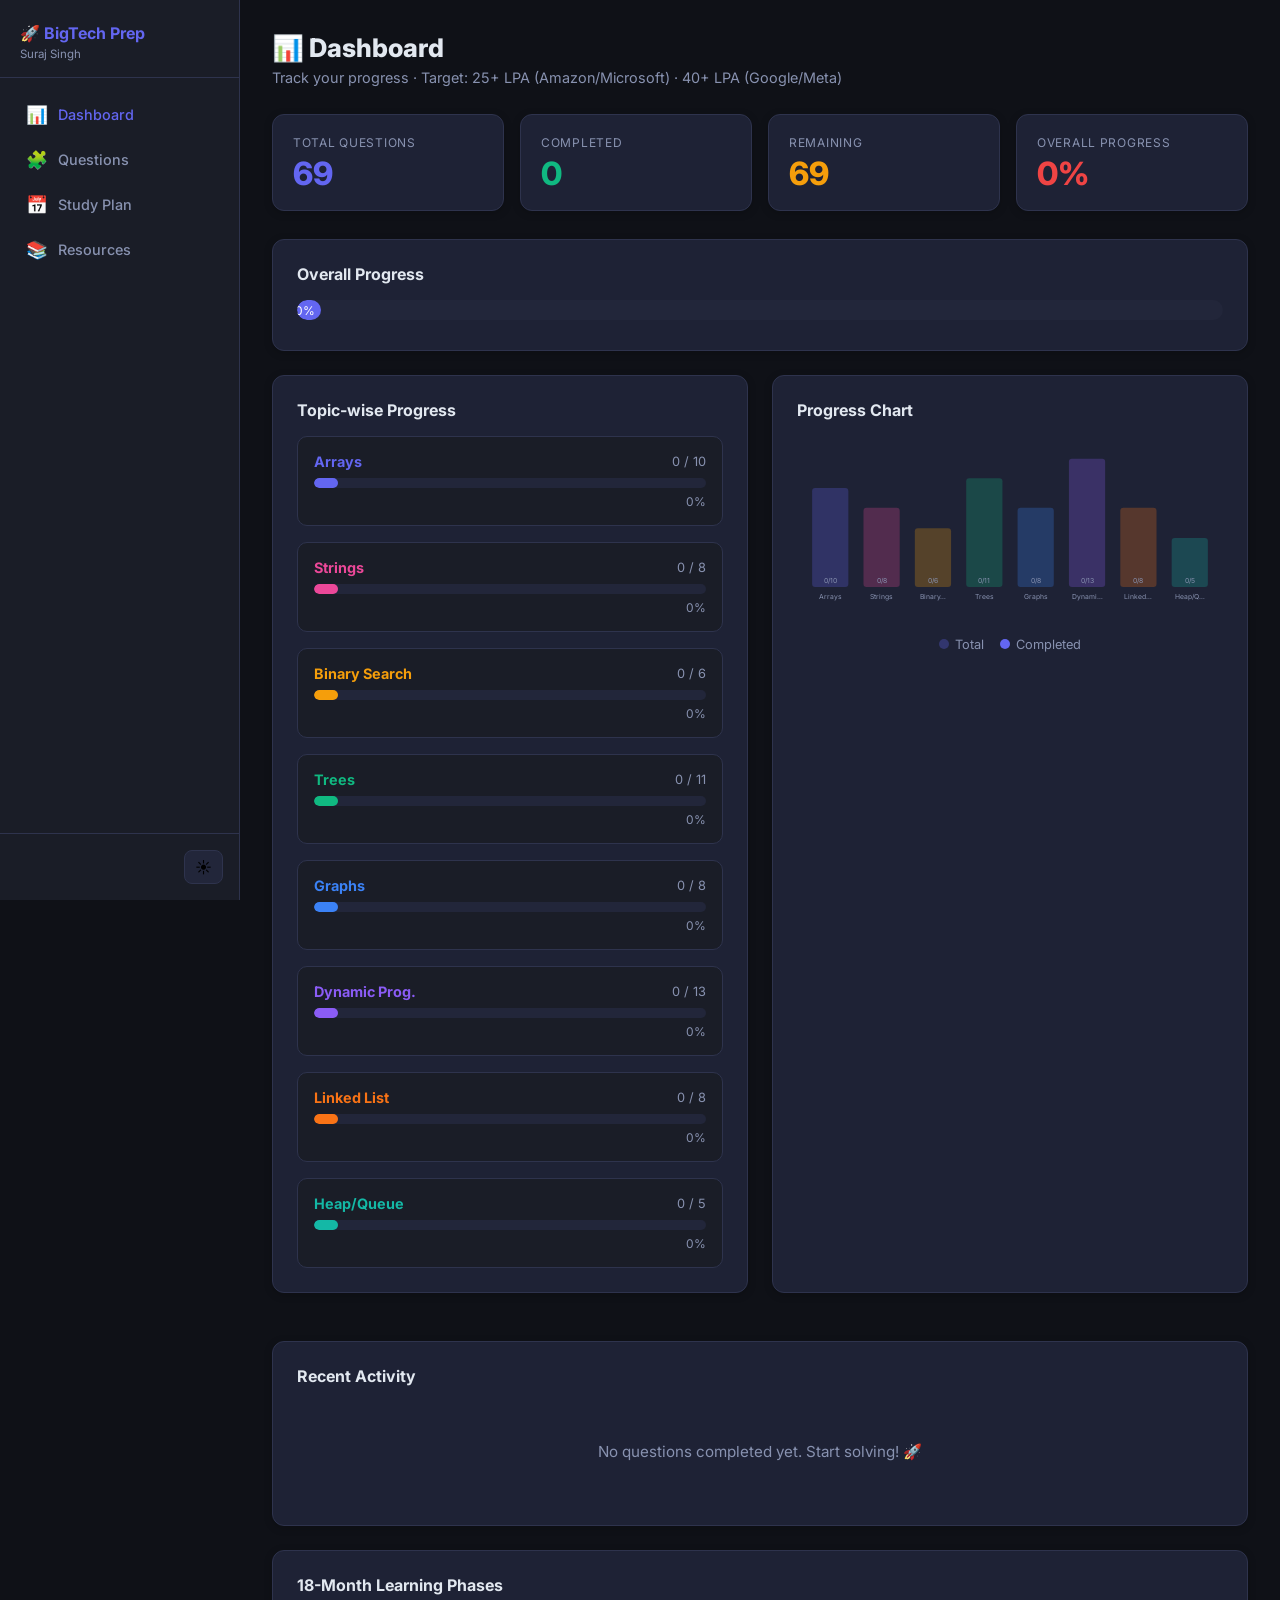
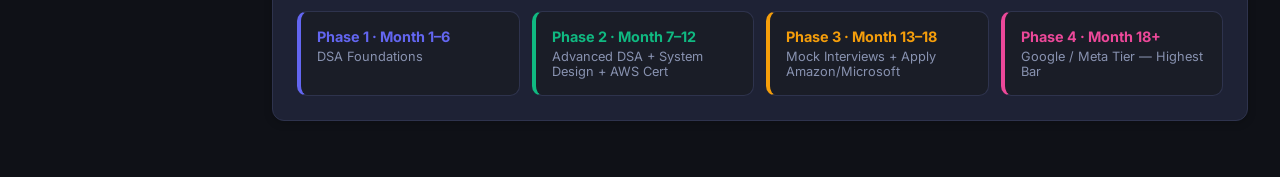
<file: index.html>
<!DOCTYPE html>
<html lang="en" data-theme="dark">
<head>
  <meta charset="UTF-8"/>
  <meta name="viewport" content="width=device-width, initial-scale=1.0"/>
  <title>BigTech Prep — Dashboard</title>
  <link rel="stylesheet" href="css/style.css"/>
  <link rel="preconnect" href="https://fonts.googleapis.com"/>
  <link href="https://fonts.googleapis.com/css2?family=Inter:wght@400;500;600;700;800&display=swap" rel="stylesheet"/>
</head>
<body data-page="dashboard">

  <!-- Sidebar -->
  <nav id="sidebar">
    <div class="sidebar-brand">
      <div class="brand-title">🚀 BigTech Prep</div>
      <div class="brand-sub">Suraj Singh </div>
    </div>
    <div class="sidebar-nav">
      <a href="index.html"      class="nav-link active"><span class="nav-icon">📊</span> Dashboard</a>
      <a href="questions.html"  class="nav-link"><span class="nav-icon">🧩</span> Questions</a>
      <a href="study-plan.html" class="nav-link"><span class="nav-icon">📅</span> Study Plan</a>
      <a href="resources.html"  class="nav-link"><span class="nav-icon">📚</span> Resources</a>
    </div>
    <div class="sidebar-footer">
      <button id="theme-toggle" title="Toggle theme">☀️</button>
    </div>
  </nav>

  <!-- Main -->
  <main id="main">
    <!-- Mobile topbar -->
    <div class="topbar">
      <button id="hamburger" aria-label="Open menu">☰</button>
      <span class="topbar-title">🚀 BigTech Prep</span>
      <button id="theme-toggle" title="Toggle theme" style="background:none;border:none;font-size:1.2rem;cursor:pointer">☀️</button>
    </div>

    <div class="page">
      <h1 class="page-title">📊 Dashboard</h1>
      <p class="page-subtitle">Track your progress · Target: 25+ LPA (Amazon/Microsoft) · 40+ LPA (Google/Meta)</p>

      <!-- Stat Cards -->
      <div class="stats-grid">
        <div class="stat-card">
          <div class="stat-label">Total Questions</div>
          <div class="stat-value primary" id="stat-total">—</div>
        </div>
        <div class="stat-card">
          <div class="stat-label">Completed</div>
          <div class="stat-value success" id="stat-completed">—</div>
        </div>
        <div class="stat-card">
          <div class="stat-label">Remaining</div>
          <div class="stat-value warning" id="stat-remaining">—</div>
        </div>
        <div class="stat-card">
          <div class="stat-label">Overall Progress</div>
          <div class="stat-value danger" id="stat-pct">—</div>
        </div>
      </div>

      <!-- Overall Progress Bar -->
      <div class="progress-section">
        <div class="section-title">Overall Progress</div>
        <div class="progress-track" style="height:20px">
          <div class="progress-fill" id="overall-bar" style="width:0%" aria-valuenow="0" role="progressbar">0%</div>
        </div>
      </div>

      <!-- Two-column grid: Topics + Chart -->
      <div class="dashboard-grid" style="margin-bottom:24px">
        <!-- Topic progress -->
        <div class="progress-section">
          <div class="section-title">Topic-wise Progress</div>
          <div class="topic-grid" id="topic-progress"></div>
        </div>

        <!-- Chart -->
        <div class="progress-section">
          <div class="section-title">Progress Chart</div>
          <div id="topic-chart"></div>
        </div>
      </div>

      <!-- Recent Activity -->
      <div class="progress-section">
        <div class="section-title">Recent Activity</div>
        <div id="recent-activity"></div>
      </div>

      <!-- 18-month phases -->
      <div class="progress-section" style="margin-top:8px">
        <div class="section-title">18-Month Learning Phases</div>
        <div style="display:grid;grid-template-columns:repeat(auto-fit,minmax(200px,1fr));gap:12px;margin-top:4px">
          <div class="topic-progress-item" style="border-left:4px solid #6366f1">
            <div class="topic-label" style="color:#6366f1">Phase 1 · Month 1–6</div>
            <div class="topic-count" style="margin-top:4px">DSA Foundations</div>
          </div>
          <div class="topic-progress-item" style="border-left:4px solid #10b981">
            <div class="topic-label" style="color:#10b981">Phase 2 · Month 7–12</div>
            <div class="topic-count" style="margin-top:4px">Advanced DSA + System Design + AWS Cert</div>
          </div>
          <div class="topic-progress-item" style="border-left:4px solid #f59e0b">
            <div class="topic-label" style="color:#f59e0b">Phase 3 · Month 13–18</div>
            <div class="topic-count" style="margin-top:4px">Mock Interviews + Apply Amazon/Microsoft</div>
          </div>
          <div class="topic-progress-item" style="border-left:4px solid #ec4899">
            <div class="topic-label" style="color:#ec4899">Phase 4 · Month 18+</div>
            <div class="topic-count" style="margin-top:4px">Google / Meta Tier — Highest Bar</div>
          </div>
        </div>
      </div>
    </div>
  </main>

  <script src="js/data.js"></script>
  <script src="js/storage.js"></script>
  <script src="js/dashboard.js"></script>
  <script src="js/app.js"></script>
</body>
</html>
</file>
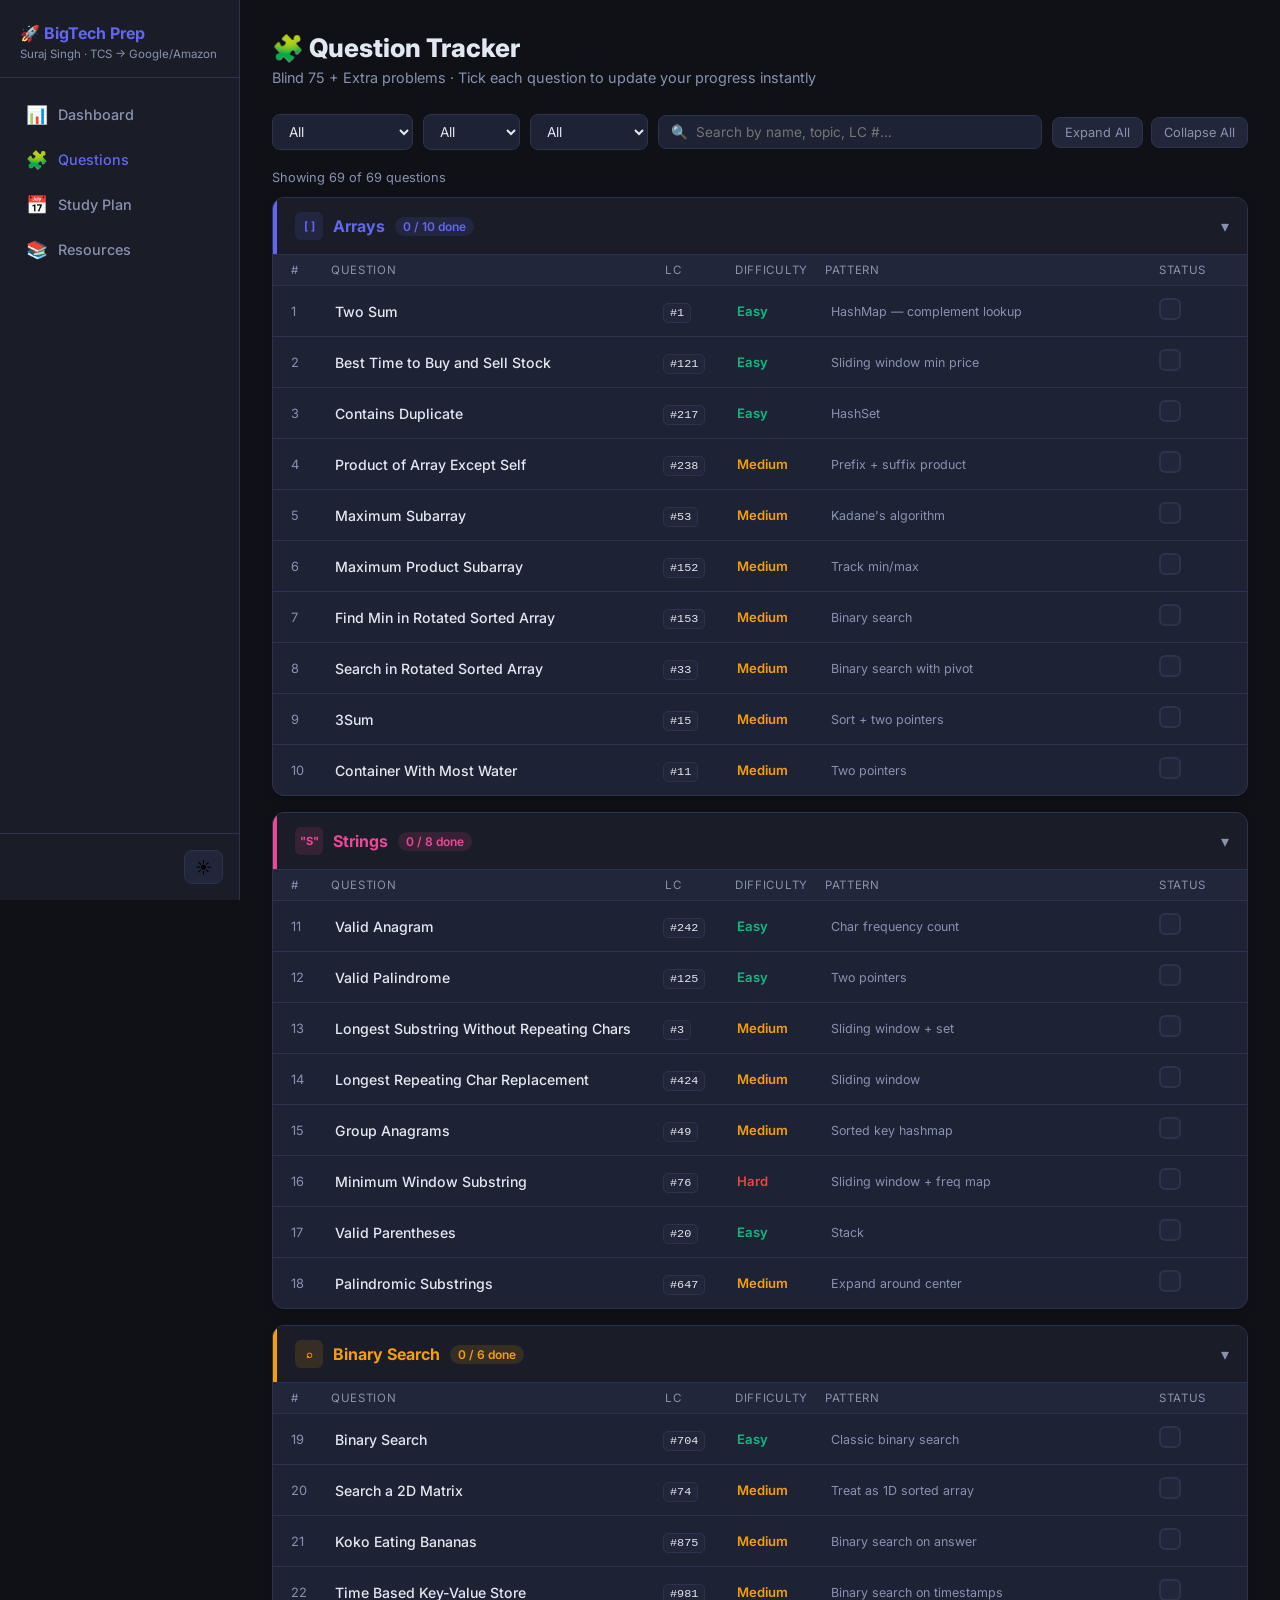
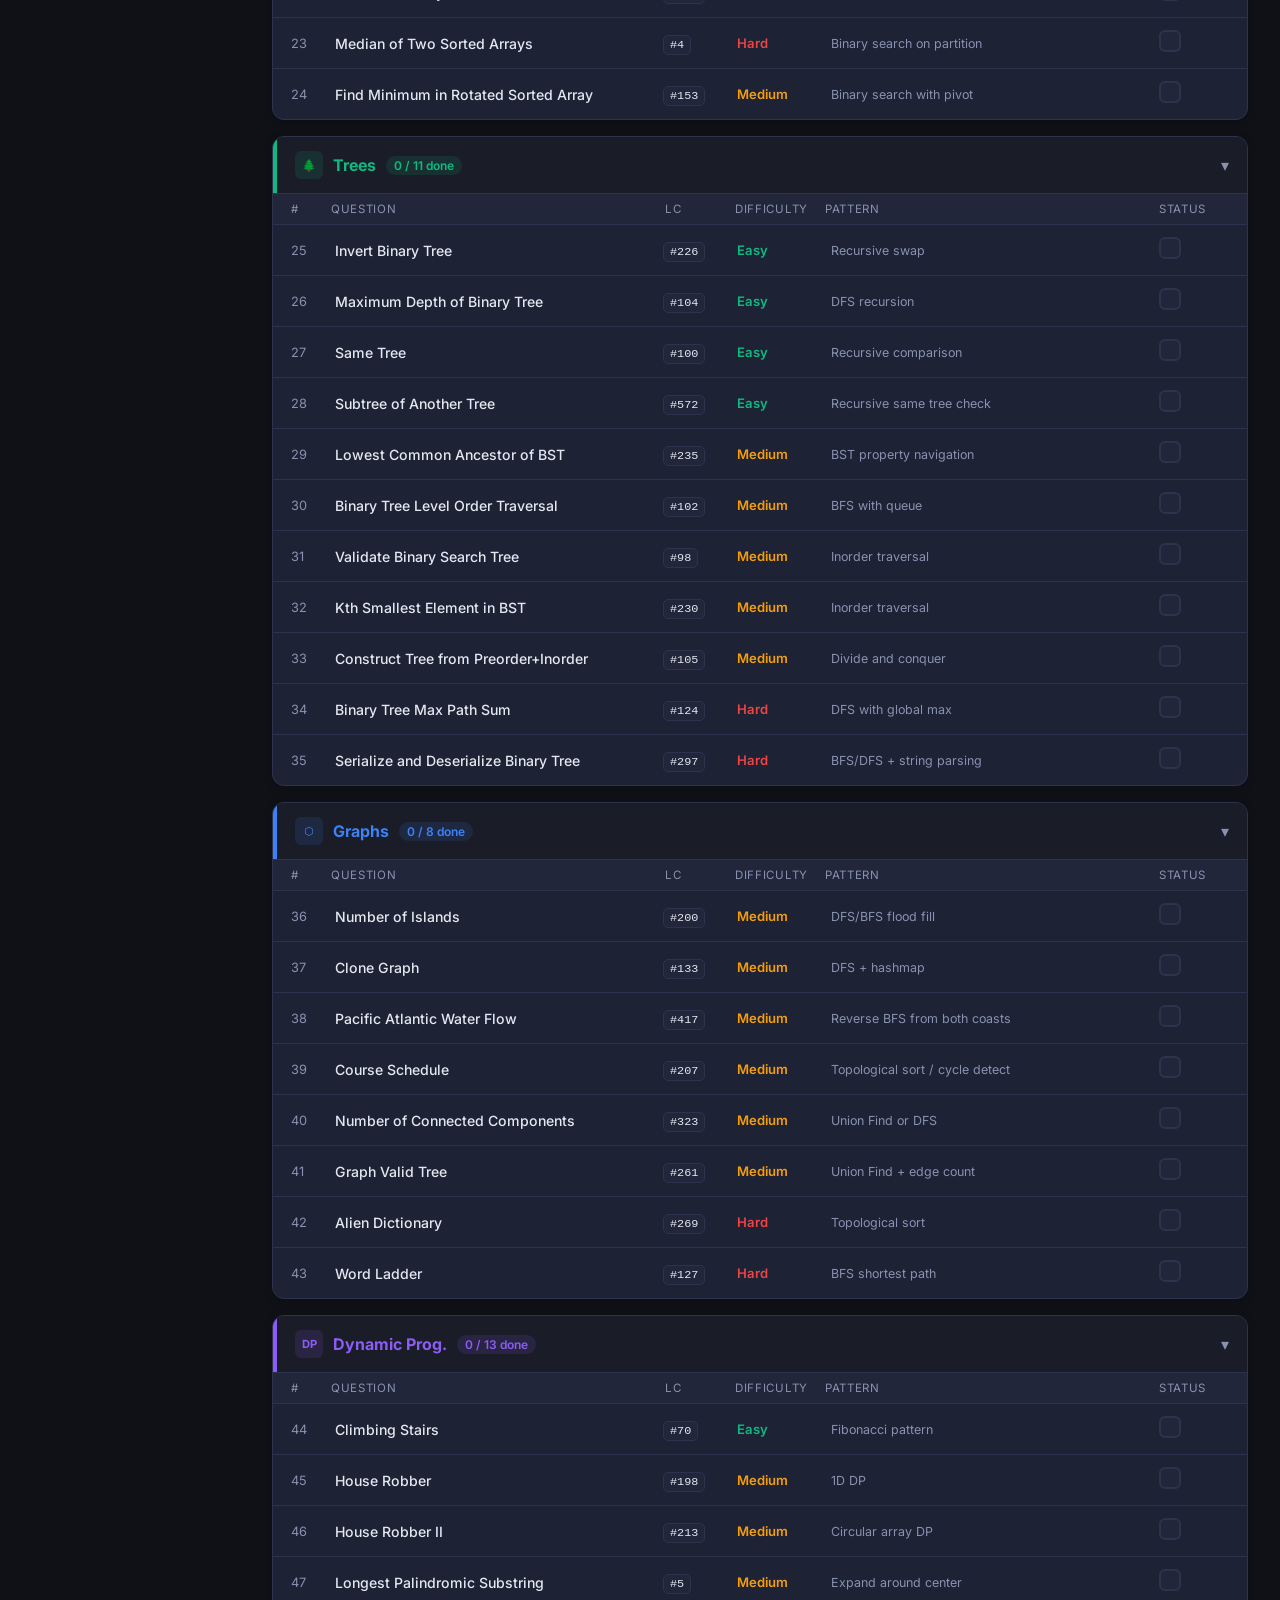
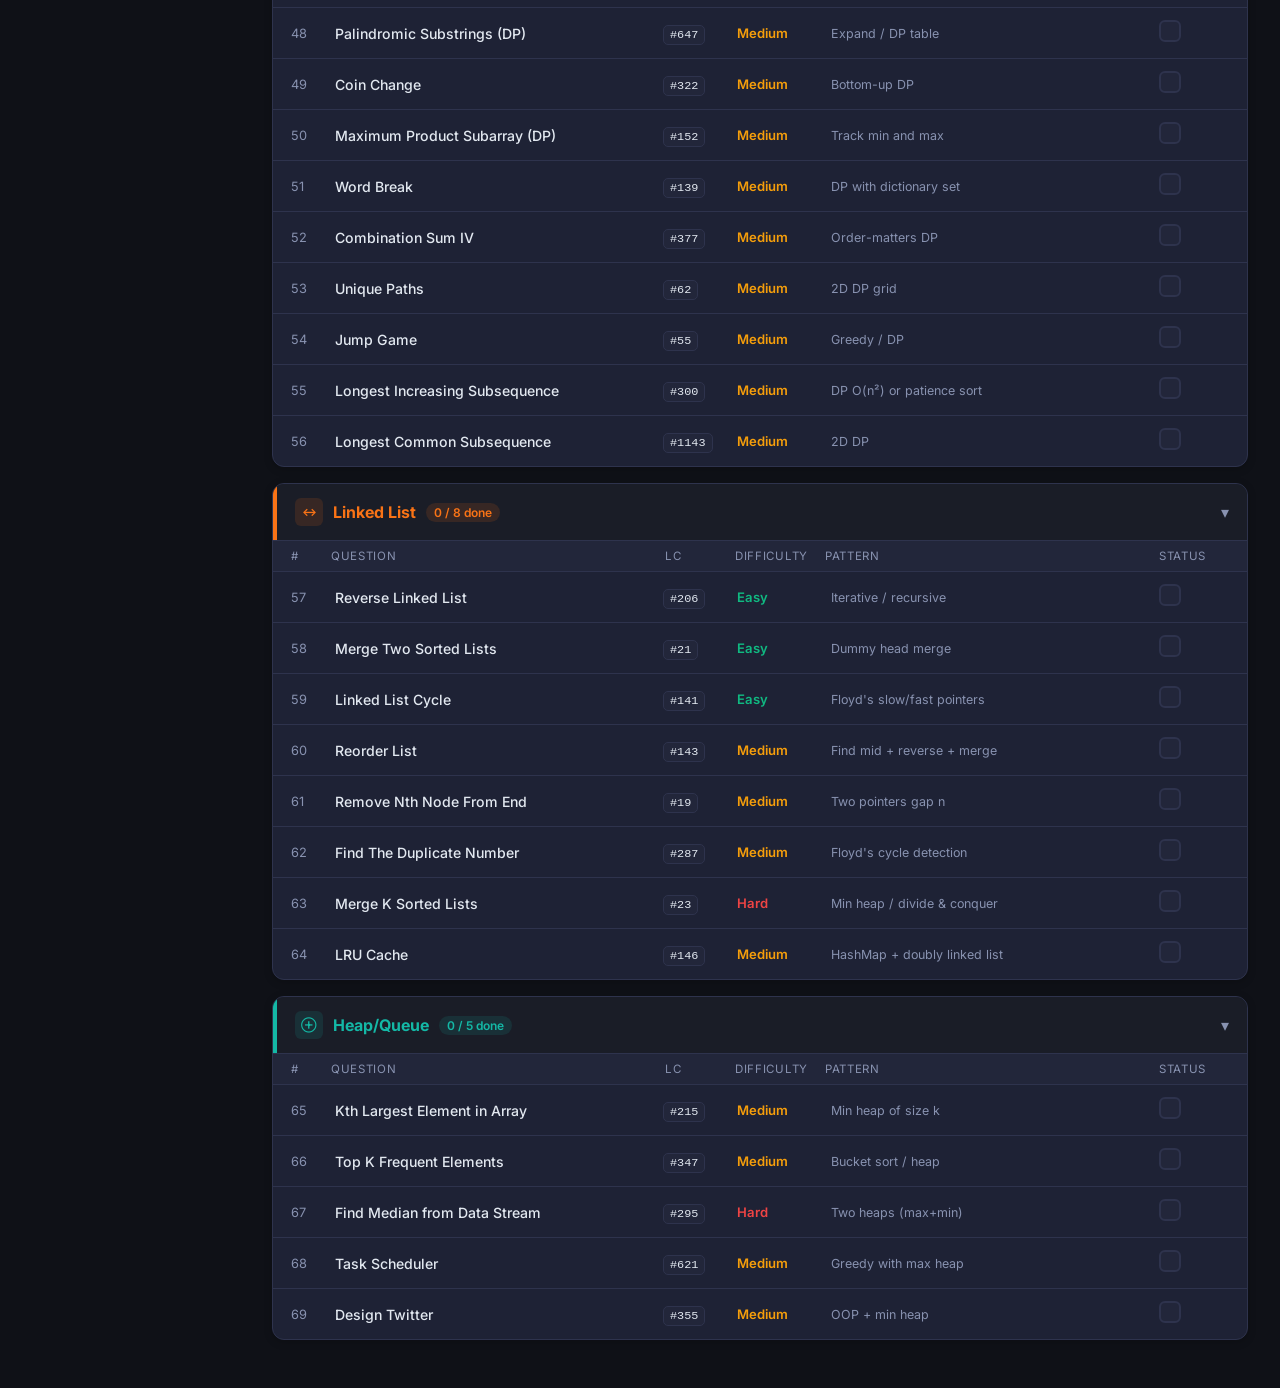
<file: questions.html>
<!DOCTYPE html>
<html lang="en" data-theme="dark">
<head>
  <meta charset="UTF-8"/>
  <meta name="viewport" content="width=device-width, initial-scale=1.0"/>
  <title>BigTech Prep — Questions</title>
  <link rel="stylesheet" href="css/style.css"/>
  <link rel="preconnect" href="https://fonts.googleapis.com"/>
  <link href="https://fonts.googleapis.com/css2?family=Inter:wght@400;500;600;700;800&display=swap" rel="stylesheet"/>
</head>
<body data-page="questions">

  <nav id="sidebar">
    <div class="sidebar-brand">
      <div class="brand-title">🚀 BigTech Prep</div>
      <div class="brand-sub">Suraj Singh · TCS → Google/Amazon</div>
    </div>
    <div class="sidebar-nav">
      <a href="index.html"      class="nav-link"><span class="nav-icon">📊</span> Dashboard</a>
      <a href="questions.html"  class="nav-link active"><span class="nav-icon">🧩</span> Questions</a>
      <a href="study-plan.html" class="nav-link"><span class="nav-icon">📅</span> Study Plan</a>
      <a href="resources.html"  class="nav-link"><span class="nav-icon">📚</span> Resources</a>
    </div>
    <div class="sidebar-footer">
      <button id="theme-toggle" title="Toggle theme">☀️</button>
    </div>
  </nav>

  <main id="main">
    <div class="topbar">
      <button id="hamburger" aria-label="Open menu">☰</button>
      <span class="topbar-title">🧩 Questions</span>
      <button id="theme-toggle" style="background:none;border:none;font-size:1.2rem;cursor:pointer">☀️</button>
    </div>

    <div class="page">
      <h1 class="page-title">🧩 Question Tracker</h1>
      <p class="page-subtitle">Blind 75 + Extra problems · Tick each question to update your progress instantly</p>

      <!-- Filter bar -->
      <div class="filter-bar">
        <select id="filter-topic"      aria-label="Filter by topic"></select>
        <select id="filter-difficulty" aria-label="Filter by difficulty"></select>
        <select id="filter-status"     aria-label="Filter by status"></select>
        <input  id="search-box" type="search" placeholder="🔍  Search by name, topic, LC #…" aria-label="Search questions"/>
        <div class="filter-actions">
          <button class="btn-sm" id="btn-expand-all">Expand All</button>
          <button class="btn-sm" id="btn-collapse-all">Collapse All</button>
        </div>
      </div>

      <div id="question-count" style="margin-bottom:12px;font-size:.8rem;color:var(--text-muted)"></div>

      <!-- Questions (grouped by topic) -->
      <div id="questions-container"></div>
    </div>
  </main>

  <script src="js/data.js"></script>
  <script src="js/storage.js"></script>
  <script src="js/dashboard.js"></script>
  <script src="js/questions.js"></script>
  <script src="js/app.js"></script>
</body>
</html>
</file>
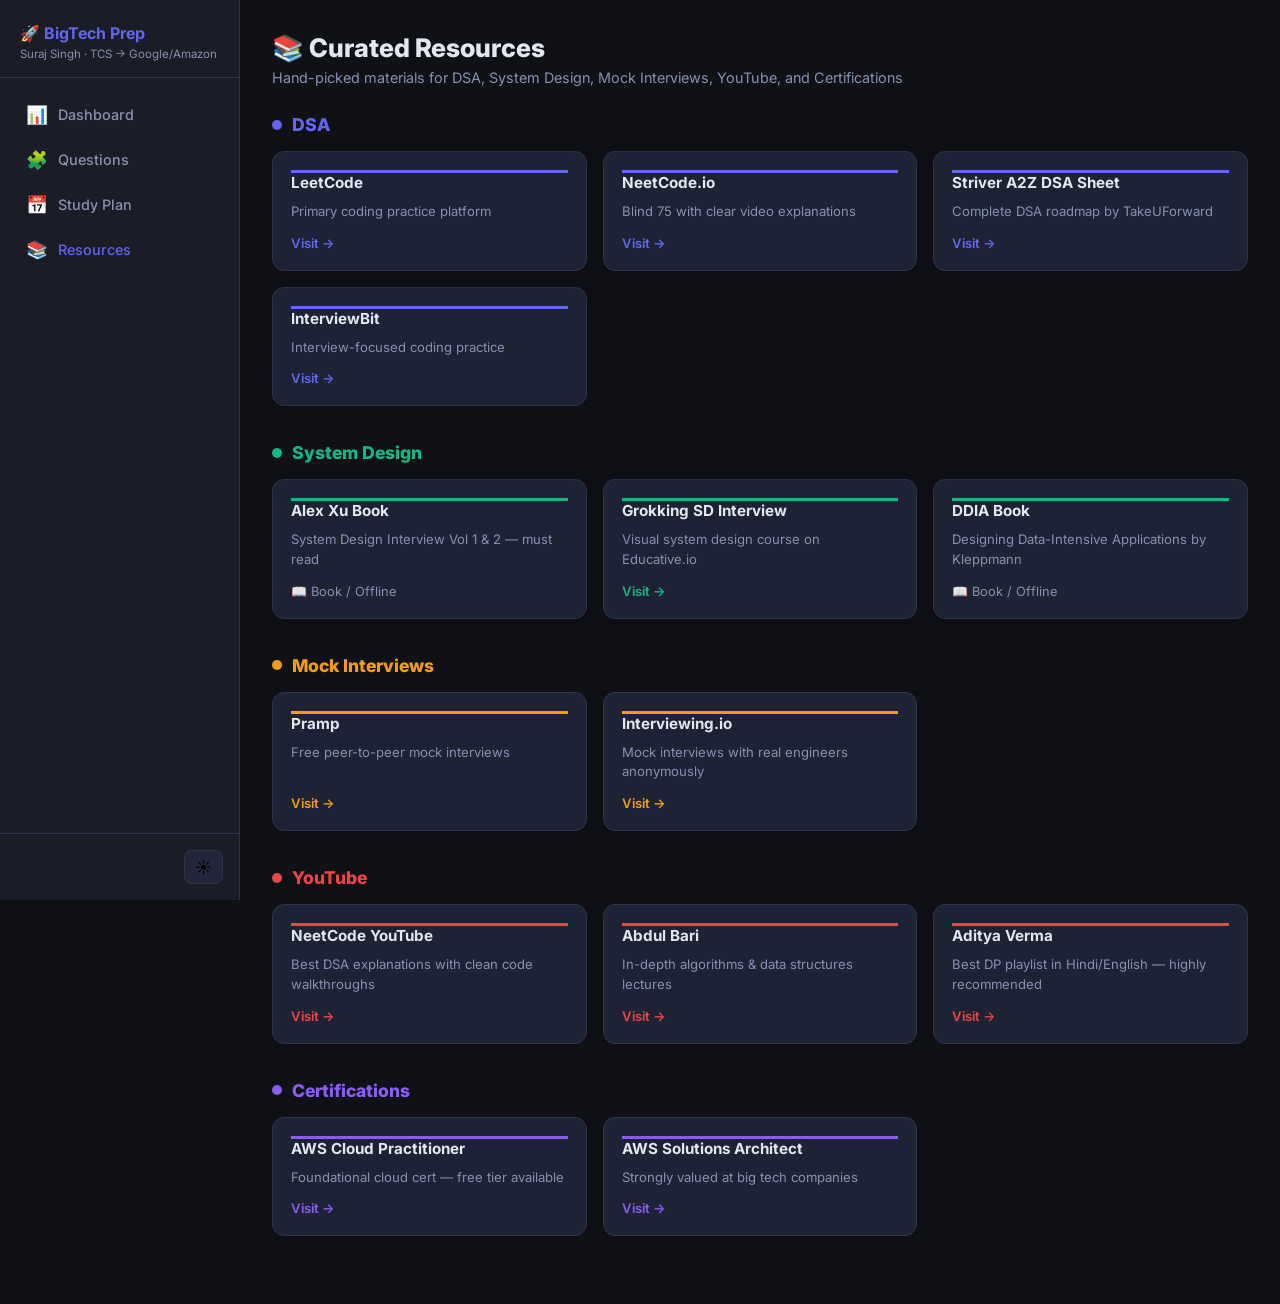
<file: resources.html>
<!DOCTYPE html>
<html lang="en" data-theme="dark">
<head>
  <meta charset="UTF-8"/>
  <meta name="viewport" content="width=device-width, initial-scale=1.0"/>
  <title>BigTech Prep — Resources</title>
  <link rel="stylesheet" href="css/style.css"/>
  <link rel="preconnect" href="https://fonts.googleapis.com"/>
  <link href="https://fonts.googleapis.com/css2?family=Inter:wght@400;500;600;700;800&display=swap" rel="stylesheet"/>
</head>
<body data-page="resources">

  <nav id="sidebar">
    <div class="sidebar-brand">
      <div class="brand-title">🚀 BigTech Prep</div>
      <div class="brand-sub">Suraj Singh · TCS → Google/Amazon</div>
    </div>
    <div class="sidebar-nav">
      <a href="index.html"      class="nav-link"><span class="nav-icon">📊</span> Dashboard</a>
      <a href="questions.html"  class="nav-link"><span class="nav-icon">🧩</span> Questions</a>
      <a href="study-plan.html" class="nav-link"><span class="nav-icon">📅</span> Study Plan</a>
      <a href="resources.html"  class="nav-link active"><span class="nav-icon">📚</span> Resources</a>
    </div>
    <div class="sidebar-footer">
      <button id="theme-toggle" title="Toggle theme">☀️</button>
    </div>
  </nav>

  <main id="main">
    <div class="topbar">
      <button id="hamburger" aria-label="Open menu">☰</button>
      <span class="topbar-title">📚 Resources</span>
      <button id="theme-toggle" style="background:none;border:none;font-size:1.2rem;cursor:pointer">☀️</button>
    </div>

    <div class="page">
      <h1 class="page-title">📚 Curated Resources</h1>
      <p class="page-subtitle">Hand-picked materials for DSA, System Design, Mock Interviews, YouTube, and Certifications</p>

      <div id="resources-container"></div>
    </div>
  </main>

  <script src="js/data.js"></script>
  <script src="js/storage.js"></script>
  <script src="js/app.js"></script>
</body>
</html>
</file>
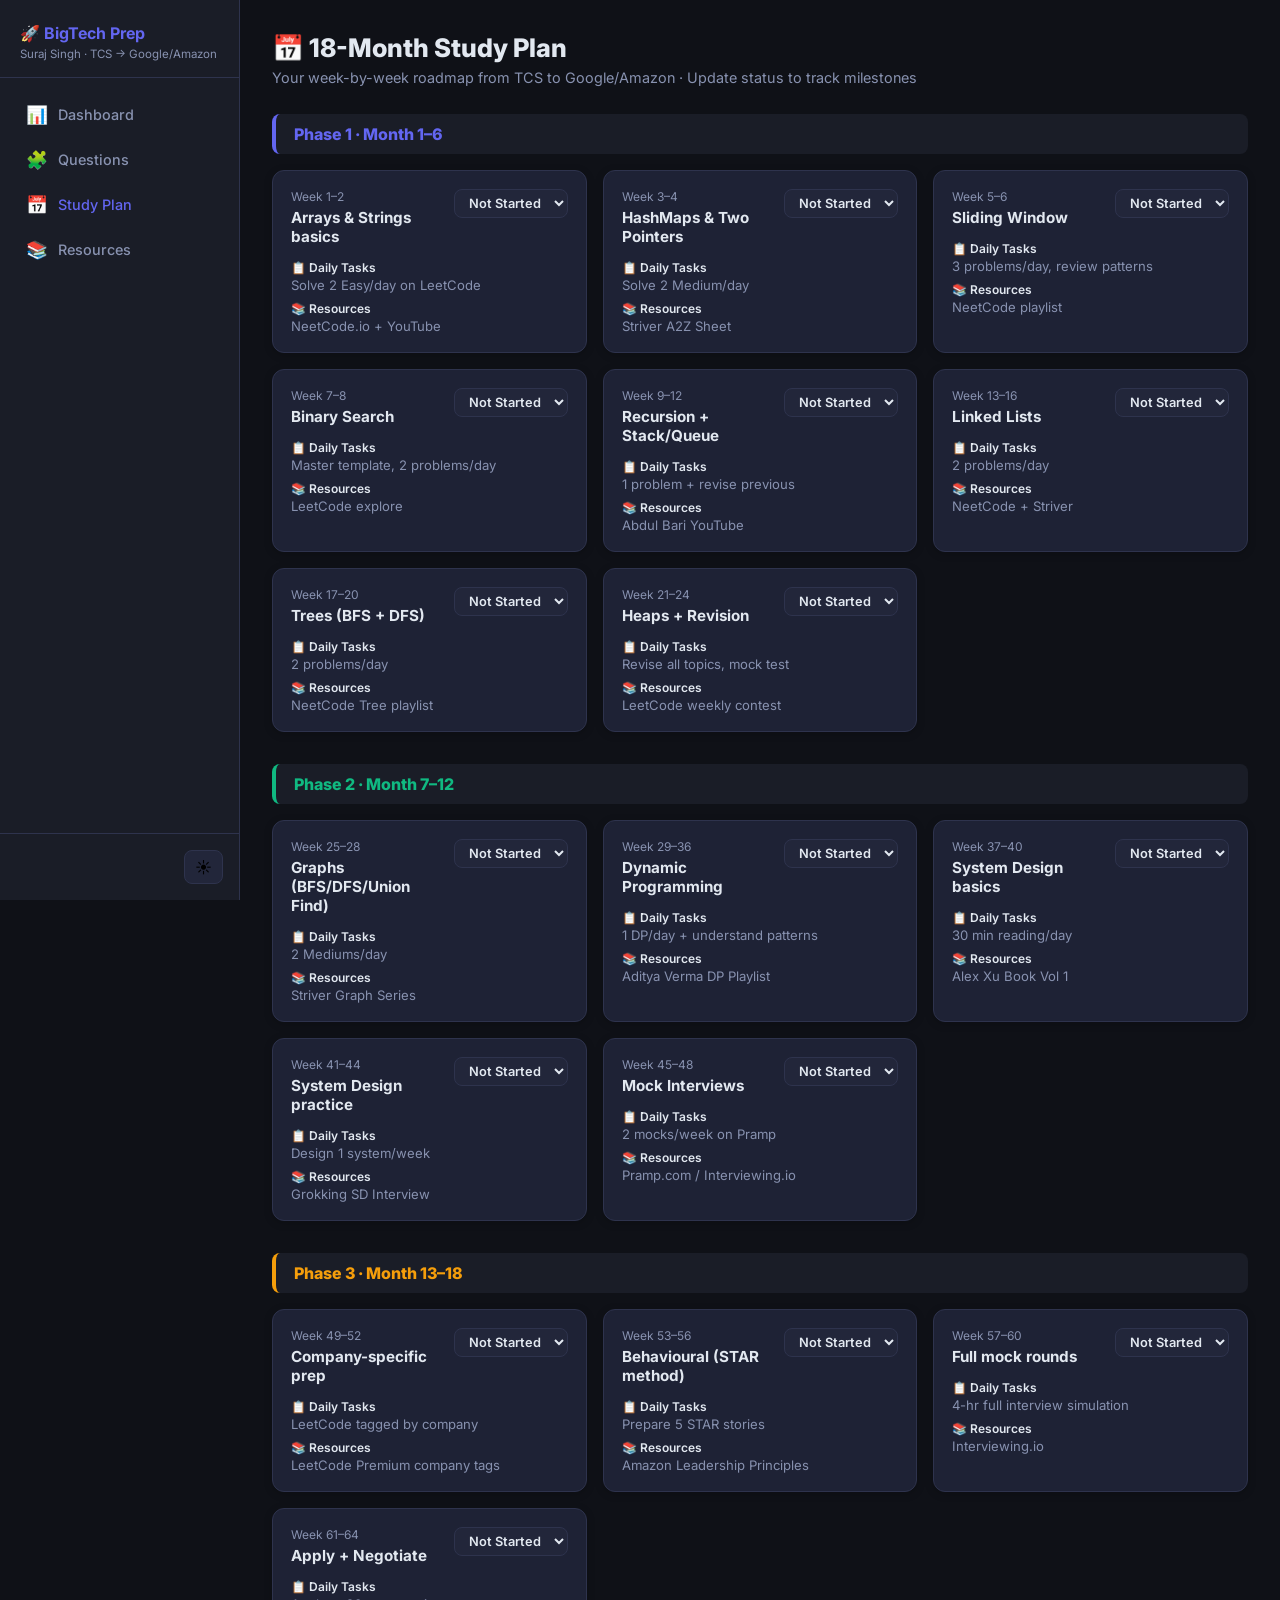
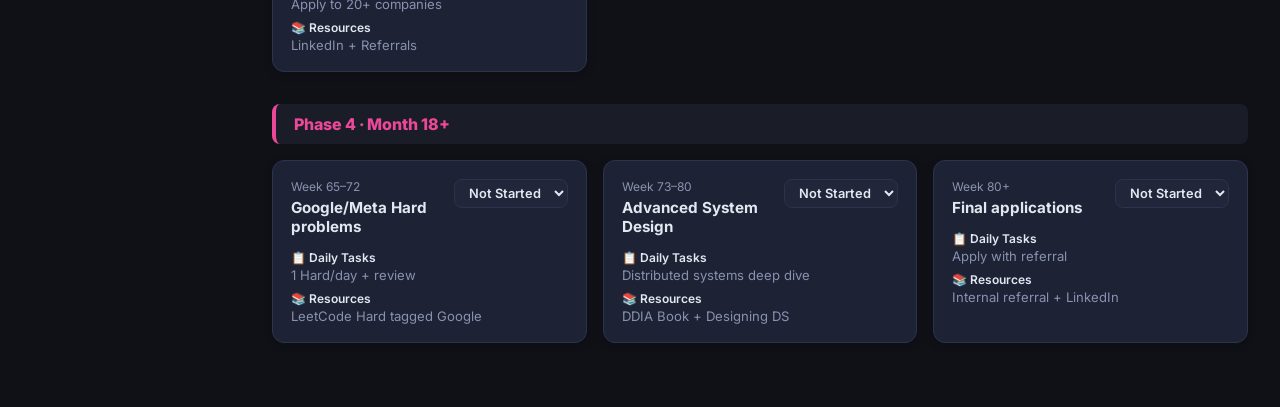
<file: study-plan.html>
<!DOCTYPE html>
<html lang="en" data-theme="dark">
<head>
  <meta charset="UTF-8"/>
  <meta name="viewport" content="width=device-width, initial-scale=1.0"/>
  <title>BigTech Prep — Study Plan</title>
  <link rel="stylesheet" href="css/style.css"/>
  <link rel="preconnect" href="https://fonts.googleapis.com"/>
  <link href="https://fonts.googleapis.com/css2?family=Inter:wght@400;500;600;700;800&display=swap" rel="stylesheet"/>
</head>
<body data-page="study-plan">

  <nav id="sidebar">
    <div class="sidebar-brand">
      <div class="brand-title">🚀 BigTech Prep</div>
      <div class="brand-sub">Suraj Singh · TCS → Google/Amazon</div>
    </div>
    <div class="sidebar-nav">
      <a href="index.html"      class="nav-link"><span class="nav-icon">📊</span> Dashboard</a>
      <a href="questions.html"  class="nav-link"><span class="nav-icon">🧩</span> Questions</a>
      <a href="study-plan.html" class="nav-link active"><span class="nav-icon">📅</span> Study Plan</a>
      <a href="resources.html"  class="nav-link"><span class="nav-icon">📚</span> Resources</a>
    </div>
    <div class="sidebar-footer">
      <button id="theme-toggle" title="Toggle theme">☀️</button>
    </div>
  </nav>

  <main id="main">
    <div class="topbar">
      <button id="hamburger" aria-label="Open menu">☰</button>
      <span class="topbar-title">📅 Study Plan</span>
      <button id="theme-toggle" style="background:none;border:none;font-size:1.2rem;cursor:pointer">☀️</button>
    </div>

    <div class="page">
      <h1 class="page-title">📅 18-Month Study Plan</h1>
      <p class="page-subtitle">Your week-by-week roadmap from TCS to Google/Amazon · Update status to track milestones</p>

      <div id="study-plan-container"></div>
    </div>
  </main>

  <script src="js/data.js"></script>
  <script src="js/storage.js"></script>
  <script src="js/dashboard.js"></script>
  <script src="js/app.js"></script>
</body>
</html>
</file>
<file: css/style.css>
/* ============================================================
   style.css — Big Tech Prep Tracker
   ============================================================ */

/* ── CSS Variables (Dark Theme) ────────────────────────────── */
:root {
  --bg:          #0f1117;
  --bg2:         #1a1d27;
  --bg3:         #22263a;
  --card:        #1e2235;
  --card-hover:  #252a42;
  --border:      #2e334d;
  --text:        #e2e8f0;
  --text-muted:  #8892b0;
  --primary:     #6366f1;
  --success:     #10b981;
  --warning:     #f59e0b;
  --danger:      #ef4444;
  --radius:      12px;
  --shadow:      0 4px 24px rgba(0,0,0,.4);
  --shadow-sm:   0 2px 8px rgba(0,0,0,.2);
  --transition:  .2s ease;
  --sidebar-w:   240px;
}

[data-theme="light"] {
  --bg:          #f0f2f8;
  --bg2:         #e4e7f0;
  --bg3:         #d8dcec;
  --card:        #ffffff;
  --card-hover:  #f5f7ff;
  --border:      #d1d5e0;
  --text:        #1e2235;
  --text-muted:  #5a6478;
  --shadow:      0 4px 24px rgba(0,0,0,.08);
  --shadow-sm:   0 2px 8px rgba(0,0,0,.06);
}

/* ── Reset & Base ───────────────────────────────────────────── */
*, *::before, *::after { box-sizing: border-box; margin: 0; padding: 0; }

html { scroll-behavior: smooth; }

body {
  font-family: 'Inter', 'Segoe UI', system-ui, sans-serif;
  background: var(--bg);
  color: var(--text);
  min-height: 100vh;
  display: flex;
  transition: background var(--transition), color var(--transition);
}

a { color: inherit; text-decoration: none; }

button, select, input { font-family: inherit; }

/* ── Layout ─────────────────────────────────────────────────── */
#sidebar {
  width: var(--sidebar-w);
  min-height: 100vh;
  background: var(--bg2);
  border-right: 1px solid var(--border);
  display: flex;
  flex-direction: column;
  position: fixed;
  left: 0; top: 0; bottom: 0;
  z-index: 100;
  transition: transform var(--transition);
}

#main {
  margin-left: var(--sidebar-w);
  flex: 1;
  min-height: 100vh;
  display: flex;
  flex-direction: column;
}

/* ── Sidebar ─────────────────────────────────────────────────── */
.sidebar-brand {
  padding: 24px 20px 16px;
  border-bottom: 1px solid var(--border);
}

.brand-title {
  font-size: 1rem;
  font-weight: 700;
  color: var(--primary);
  line-height: 1.2;
}

.brand-sub {
  font-size: .72rem;
  color: var(--text-muted);
  margin-top: 4px;
}

.sidebar-nav {
  padding: 16px 12px;
  flex: 1;
  display: flex;
  flex-direction: column;
  gap: 4px;
}

.nav-link {
  display: flex;
  align-items: center;
  gap: 12px;
  padding: 10px 14px;
  border-radius: 8px;
  color: var(--text-muted);
  font-size: .9rem;
  font-weight: 500;
  transition: all var(--transition);
  cursor: pointer;
}

.nav-link:hover { background: var(--bg3); color: var(--text); }
.nav-link.active { background: var(--primary)20; color: var(--primary); }
.nav-link .nav-icon { font-size: 1.1rem; width: 20px; text-align: center; }

.sidebar-footer {
  padding: 16px;
  border-top: 1px solid var(--border);
  display: flex;
  justify-content: flex-end;
}

#theme-toggle {
  background: var(--bg3);
  border: 1px solid var(--border);
  border-radius: 8px;
  padding: 6px 10px;
  cursor: pointer;
  font-size: 1rem;
  transition: background var(--transition);
}

#theme-toggle:hover { background: var(--card-hover); }

/* ── Top bar ─────────────────────────────────────────────────── */
.topbar {
  display: none;
  align-items: center;
  justify-content: space-between;
  padding: 14px 20px;
  background: var(--bg2);
  border-bottom: 1px solid var(--border);
  position: sticky;
  top: 0;
  z-index: 50;
}

.topbar-title { font-weight: 700; color: var(--primary); }

#hamburger {
  background: none;
  border: none;
  color: var(--text);
  font-size: 1.4rem;
  cursor: pointer;
}

/* ── Page content ────────────────────────────────────────────── */
.page {
  padding: 32px;
  max-width: 1400px;
  width: 100%;
  margin: 0 auto;
}

.page-title {
  font-size: 1.6rem;
  font-weight: 800;
  margin-bottom: 6px;
}

.page-subtitle {
  color: var(--text-muted);
  font-size: .9rem;
  margin-bottom: 28px;
}

/* ── Stat cards ──────────────────────────────────────────────── */
.stats-grid {
  display: grid;
  grid-template-columns: repeat(auto-fit, minmax(160px, 1fr));
  gap: 16px;
  margin-bottom: 28px;
}

.stat-card {
  background: var(--card);
  border: 1px solid var(--border);
  border-radius: var(--radius);
  padding: 20px;
  box-shadow: var(--shadow-sm);
  transition: transform var(--transition), box-shadow var(--transition);
}

.stat-card:hover { transform: translateY(-2px); box-shadow: var(--shadow); }

.stat-label {
  font-size: .75rem;
  color: var(--text-muted);
  text-transform: uppercase;
  letter-spacing: .06em;
  margin-bottom: 8px;
}

.stat-value {
  font-size: 2rem;
  font-weight: 800;
  line-height: 1;
}

.stat-value.primary { color: var(--primary); }
.stat-value.success { color: var(--success); }
.stat-value.warning { color: var(--warning); }
.stat-value.danger  { color: var(--danger);  }

/* ── Progress bars ───────────────────────────────────────────── */
.progress-section {
  background: var(--card);
  border: 1px solid var(--border);
  border-radius: var(--radius);
  padding: 24px;
  margin-bottom: 24px;
  box-shadow: var(--shadow-sm);
}

.section-title {
  font-size: 1rem;
  font-weight: 700;
  margin-bottom: 16px;
}

.progress-track {
  background: var(--bg3);
  border-radius: 999px;
  height: 10px;
  overflow: hidden;
  margin: 6px 0;
}

.progress-fill {
  height: 100%;
  border-radius: 999px;
  background: var(--primary);
  transition: width .5s ease;
  display: flex;
  align-items: center;
  justify-content: flex-end;
  font-size: .65rem;
  color: #fff;
  padding-right: 6px;
  min-width: 24px;
}

/* overall bar */
#overall-bar {
  height: 20px;
  font-size: .75rem;
}

/* ── Topic progress grid ─────────────────────────────────────── */
.topic-grid {
  display: grid;
  grid-template-columns: repeat(auto-fill, minmax(260px, 1fr));
  gap: 16px;
}

.topic-progress-item {
  background: var(--bg2);
  border: 1px solid var(--border);
  border-radius: 10px;
  padding: 16px;
}

.topic-header {
  display: flex;
  justify-content: space-between;
  align-items: center;
  margin-bottom: 8px;
}

.topic-label { font-weight: 700; font-size: .9rem; }
.topic-count { font-size: .8rem; color: var(--text-muted); }
.topic-pct   { font-size: .75rem; color: var(--text-muted); text-align: right; margin-top: 4px; }

/* ── Dashboard two-column ────────────────────────────────────── */
.dashboard-grid {
  display: grid;
  grid-template-columns: 1fr 1fr;
  gap: 24px;
}

@media (max-width: 900px) {
  .dashboard-grid { grid-template-columns: 1fr; }
}

/* ── Chart ───────────────────────────────────────────────────── */
.topic-svg {
  width: 100%;
  height: auto;
  overflow: visible;
}

.chart-label { font-size: 9px; fill: var(--text-muted); }
.chart-value { font-size: 9px; fill: var(--text-muted); }

.chart-legend {
  display: flex;
  gap: 16px;
  justify-content: center;
  margin-top: 8px;
}

.legend-item { display: flex; align-items: center; gap: 6px; font-size: .8rem; color: var(--text-muted); }
.legend-dot   { width: 10px; height: 10px; border-radius: 50%; background: var(--primary); }

/* ── Recent activity ─────────────────────────────────────────── */
.activity-item {
  display: flex;
  align-items: center;
  gap: 12px;
  padding: 10px 0;
  border-bottom: 1px solid var(--border);
}

.activity-item:last-child { border-bottom: none; }
.activity-check  { font-size: 1.1rem; font-weight: 700; }
.activity-info   { flex: 1; display: flex; flex-direction: column; gap: 2px; }
.activity-name   { font-size: .9rem; font-weight: 600; }
.activity-meta   { font-size: .75rem; }
.activity-time   { font-size: .75rem; color: var(--text-muted); white-space: nowrap; }

/* ── Questions page ──────────────────────────────────────────── */
.filter-bar {
  display: flex;
  flex-wrap: wrap;
  gap: 10px;
  margin-bottom: 20px;
  align-items: center;
}

.filter-bar select,
.filter-bar input {
  background: var(--card);
  border: 1px solid var(--border);
  border-radius: 8px;
  color: var(--text);
  padding: 8px 12px;
  font-size: .85rem;
  outline: none;
  transition: border-color var(--transition);
}

.filter-bar select:focus,
.filter-bar input:focus { border-color: var(--primary); }

#search-box { min-width: 200px; flex: 1; }

.filter-actions { display: flex; gap: 8px; margin-left: auto; }

.btn-sm {
  background: var(--bg3);
  border: 1px solid var(--border);
  border-radius: 8px;
  color: var(--text-muted);
  padding: 7px 12px;
  font-size: .8rem;
  cursor: pointer;
  transition: all var(--transition);
}

.btn-sm:hover { background: var(--card-hover); color: var(--text); }

#question-count { font-size: .8rem; color: var(--text-muted); }

/* ── Topic groups ────────────────────────────────────────────── */
.topic-group {
  background: var(--card);
  border: 1px solid var(--border);
  border-radius: var(--radius);
  margin-bottom: 16px;
  overflow: hidden;
  box-shadow: var(--shadow-sm);
}

.topic-group-header {
  display: flex;
  align-items: center;
  justify-content: space-between;
  padding: 14px 18px;
  cursor: pointer;
  user-select: none;
  transition: background var(--transition);
  background: var(--bg2);
}

.topic-group-header:hover { background: var(--bg3); }

.topic-group-title {
  display: flex;
  align-items: center;
  gap: 10px;
  font-weight: 700;
}

.topic-icon {
  width: 28px; height: 28px;
  display: flex; align-items: center; justify-content: center;
  border-radius: 6px;
  font-size: .7rem;
  font-weight: 700;
}

.topic-group-badge {
  font-size: .75rem;
  padding: 2px 8px;
  border-radius: 999px;
  font-weight: 600;
}

.toggle-icon { color: var(--text-muted); transition: transform var(--transition); }

.topic-group.collapsed .topic-group-body { display: none; }
.topic-group.collapsed .toggle-icon { transform: rotate(-90deg); }

/* ── Question table ──────────────────────────────────────────── */
.question-table-header {
  display: grid;
  grid-template-columns: 40px 1fr 70px 90px 1fr 70px;
  padding: 8px 18px;
  font-size: .72rem;
  text-transform: uppercase;
  letter-spacing: .06em;
  color: var(--text-muted);
  background: var(--bg3);
  border-top: 1px solid var(--border);
}

.question-row {
  display: grid;
  grid-template-columns: 40px 1fr 70px 90px 1fr 70px;
  padding: 12px 18px;
  align-items: center;
  border-top: 1px solid var(--border);
  transition: background var(--transition);
  gap: 4px;
}

.question-row:hover { background: var(--bg3); }

.question-row.completed {
  background: var(--success)08;
}

.question-row.completed .q-name { text-decoration: line-through; opacity: .6; }

.q-num   { color: var(--text-muted); font-size: .8rem; }
.q-name  { font-weight: 500; font-size: .88rem; }
.q-lc    { }
.q-diff  { font-weight: 600; font-size: .82rem; }
.q-pattern { font-size: .78rem; color: var(--text-muted); }

.q-link { transition: color var(--transition); }
.q-link:hover { color: var(--primary); }

.lc-badge {
  display: inline-block;
  background: var(--bg3);
  border: 1px solid var(--border);
  border-radius: 5px;
  padding: 2px 6px;
  font-size: .74rem;
  font-family: 'Fira Code', monospace;
  transition: all var(--transition);
}

.lc-badge:hover { border-color: var(--primary); color: var(--primary); }

/* ── Checkbox ────────────────────────────────────────────────── */
.checkbox-wrapper {
  display: inline-flex;
  align-items: center;
  cursor: pointer;
}

.checkbox-wrapper input[type="checkbox"] {
  position: absolute;
  opacity: 0;
  width: 0;
  height: 0;
}

.custom-check {
  width: 22px;
  height: 22px;
  border: 2px solid var(--border);
  border-radius: 6px;
  display: flex;
  align-items: center;
  justify-content: center;
  transition: all var(--transition);
  background: var(--bg3);
  font-size: .9rem;
}

.custom-check.checked {
  background: var(--success);
  border-color: var(--success);
  color: #fff;
}

.custom-check.checked::after { content: "✓"; }
.checkbox-wrapper:hover .custom-check { border-color: var(--success); }

/* ── Study Plan ──────────────────────────────────────────────── */
.phase-block { margin-bottom: 32px; }

.phase-header {
  padding: 10px 18px;
  margin-bottom: 16px;
  background: var(--bg2);
  border-radius: 8px;
}

.phase-label { font-weight: 800; font-size: 1rem; }

.phase-items {
  display: grid;
  grid-template-columns: repeat(auto-fill, minmax(300px, 1fr));
  gap: 16px;
}

.study-card {
  background: var(--card);
  border: 1px solid var(--border);
  border-radius: var(--radius);
  padding: 18px;
  box-shadow: var(--shadow-sm);
  transition: transform var(--transition);
}

.study-card:hover { transform: translateY(-2px); }

.study-card-top {
  display: flex;
  justify-content: space-between;
  align-items: flex-start;
  margin-bottom: 14px;
  gap: 10px;
}

.study-period { font-size: .75rem; color: var(--text-muted); margin-bottom: 4px; }
.study-topic  { font-weight: 700; font-size: .95rem; }

.status-select {
  border-radius: 8px;
  padding: 5px 10px;
  font-size: .8rem;
  font-weight: 600;
  border: 1.5px solid transparent;
  cursor: pointer;
  outline: none;
  transition: all var(--transition);
  color: var(--text);
}

.status-ns   { background: var(--bg3);            border-color: var(--border);  }
.status-ip   { background: var(--warning)18;      border-color: var(--warning); color: var(--warning); }
.status-done { background: var(--success)18;      border-color: var(--success); color: var(--success); }

.study-card-body { display: flex; flex-direction: column; gap: 8px; }

.study-detail {
  display: flex;
  flex-direction: column;
  gap: 2px;
  font-size: .82rem;
  color: var(--text-muted);
}

.detail-label { font-weight: 600; font-size: .75rem; color: var(--text); }

/* ── Resources page ──────────────────────────────────────────── */
.resource-category { margin-bottom: 36px; }

.category-heading {
  display: flex;
  align-items: center;
  gap: 10px;
  font-size: 1.1rem;
  font-weight: 800;
  margin-bottom: 16px;
}

.category-dot {
  width: 10px; height: 10px;
  border-radius: 50%;
  flex-shrink: 0;
}

.resource-grid {
  display: grid;
  grid-template-columns: repeat(auto-fill, minmax(240px, 1fr));
  gap: 16px;
}

.resource-card {
  background: var(--card);
  border: 1px solid var(--border);
  border-radius: var(--radius);
  padding: 18px;
  box-shadow: var(--shadow-sm);
  display: flex;
  flex-direction: column;
  gap: 10px;
  transition: transform var(--transition), box-shadow var(--transition);
}

.resource-card:hover { transform: translateY(-2px); box-shadow: var(--shadow); }

.resource-card-top { display: flex; align-items: center; gap: 8px; }
.resource-name  { font-weight: 700; font-size: .95rem; }
.resource-desc  { font-size: .82rem; color: var(--text-muted); line-height: 1.5; flex: 1; }
.resource-card-footer { margin-top: auto; }

.resource-link {
  font-size: .82rem;
  font-weight: 600;
  transition: opacity var(--transition);
}

.resource-link:hover { opacity: .7; }

.resource-no-link { font-size: .8rem; color: var(--text-muted); }

/* ── Empty state ─────────────────────────────────────────────── */
.empty-state {
  text-align: center;
  color: var(--text-muted);
  padding: 40px;
  font-size: .95rem;
}

/* ── Responsive ──────────────────────────────────────────────── */
@media (max-width: 768px) {
  #sidebar {
    transform: translateX(-100%);
    box-shadow: var(--shadow);
  }

  #sidebar.open { transform: translateX(0); }

  #main { margin-left: 0; }

  .topbar { display: flex; }

  .page { padding: 16px; }

  .question-table-header,
  .question-row {
    grid-template-columns: 30px 1fr 60px 80px;
  }

  /* Hide pattern on mobile */
  .question-table-header span:nth-child(5),
  .question-row .q-pattern { display: none; }

  .stats-grid { grid-template-columns: repeat(2, 1fr); }

  .phase-items { grid-template-columns: 1fr; }
}

@media (max-width: 480px) {
  .filter-bar { flex-direction: column; align-items: stretch; }
  .filter-bar select,
  .filter-bar input { width: 100%; }
  .stats-grid { grid-template-columns: 1fr 1fr; }
}

/* ── Scrollbar styling ───────────────────────────────────────── */
::-webkit-scrollbar { width: 6px; }
::-webkit-scrollbar-track  { background: var(--bg2); }
::-webkit-scrollbar-thumb  { background: var(--border); border-radius: 3px; }
::-webkit-scrollbar-thumb:hover { background: var(--text-muted); }
</file>
